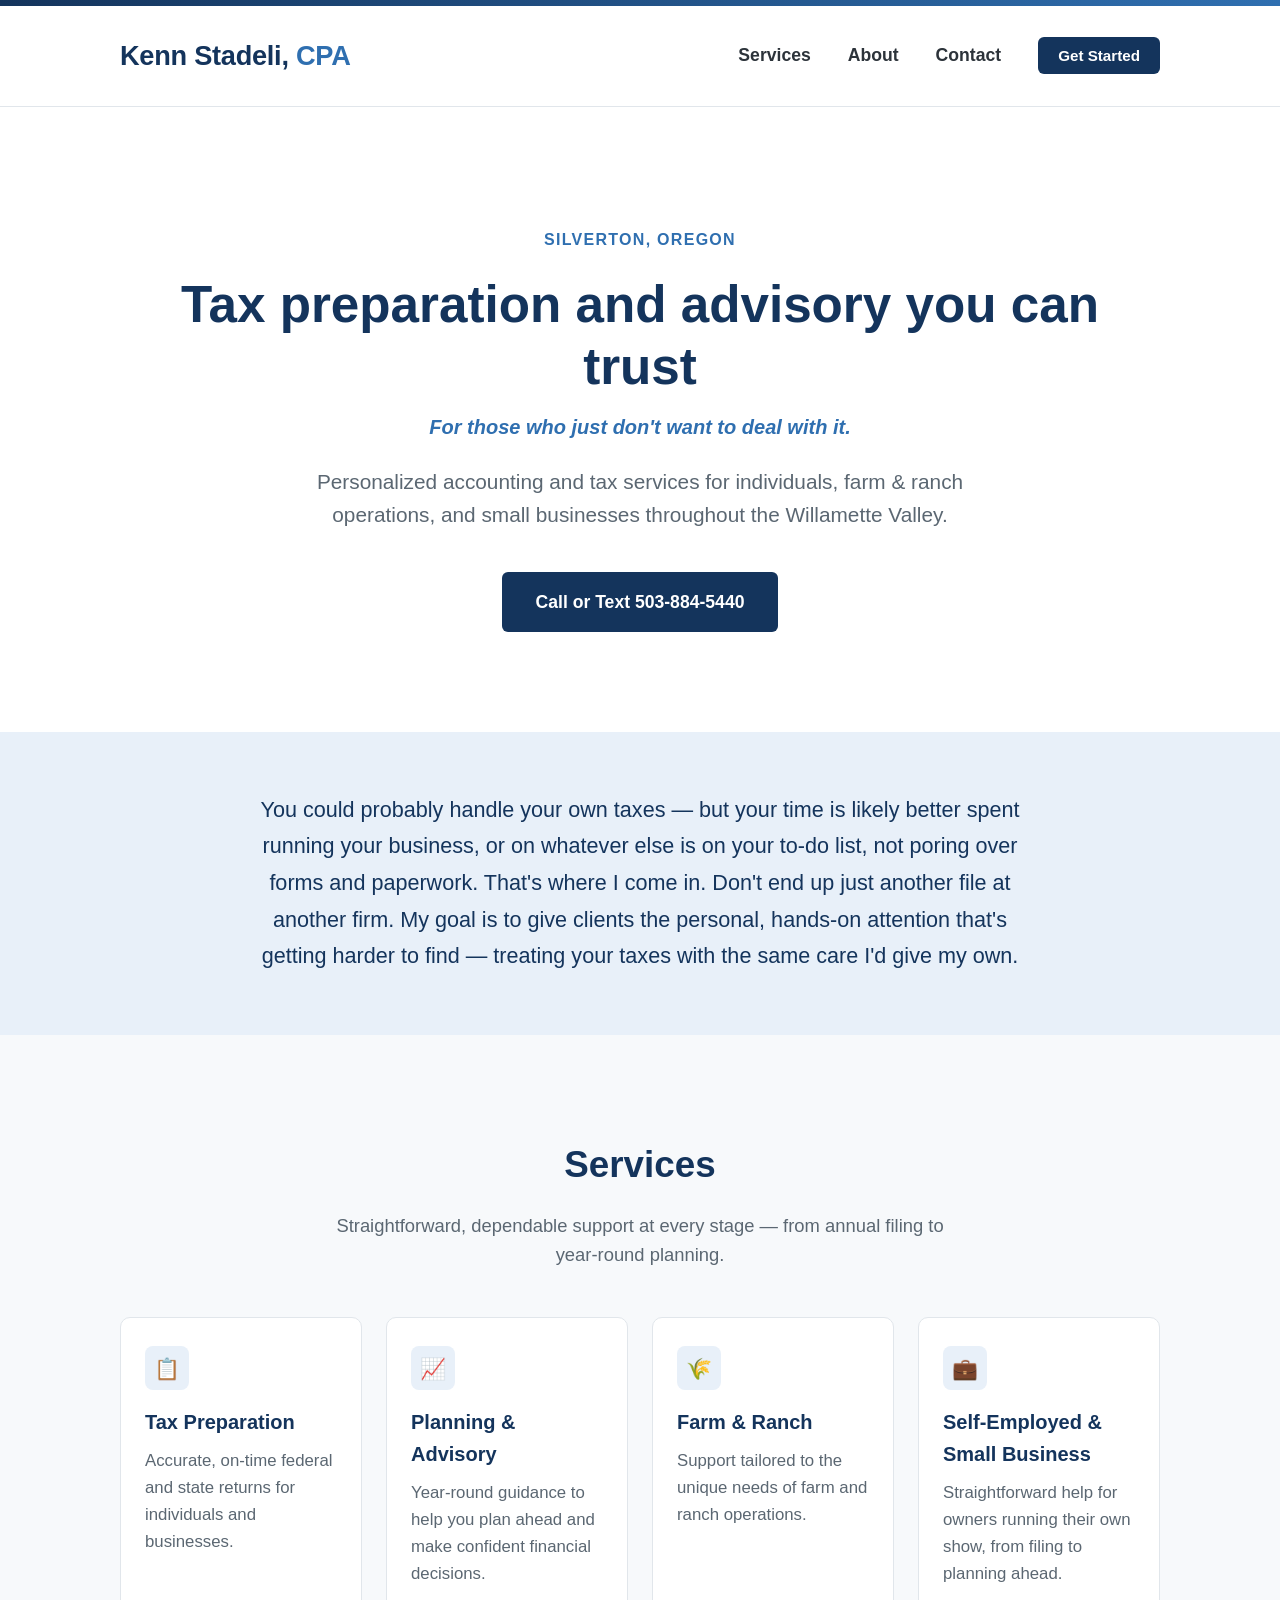
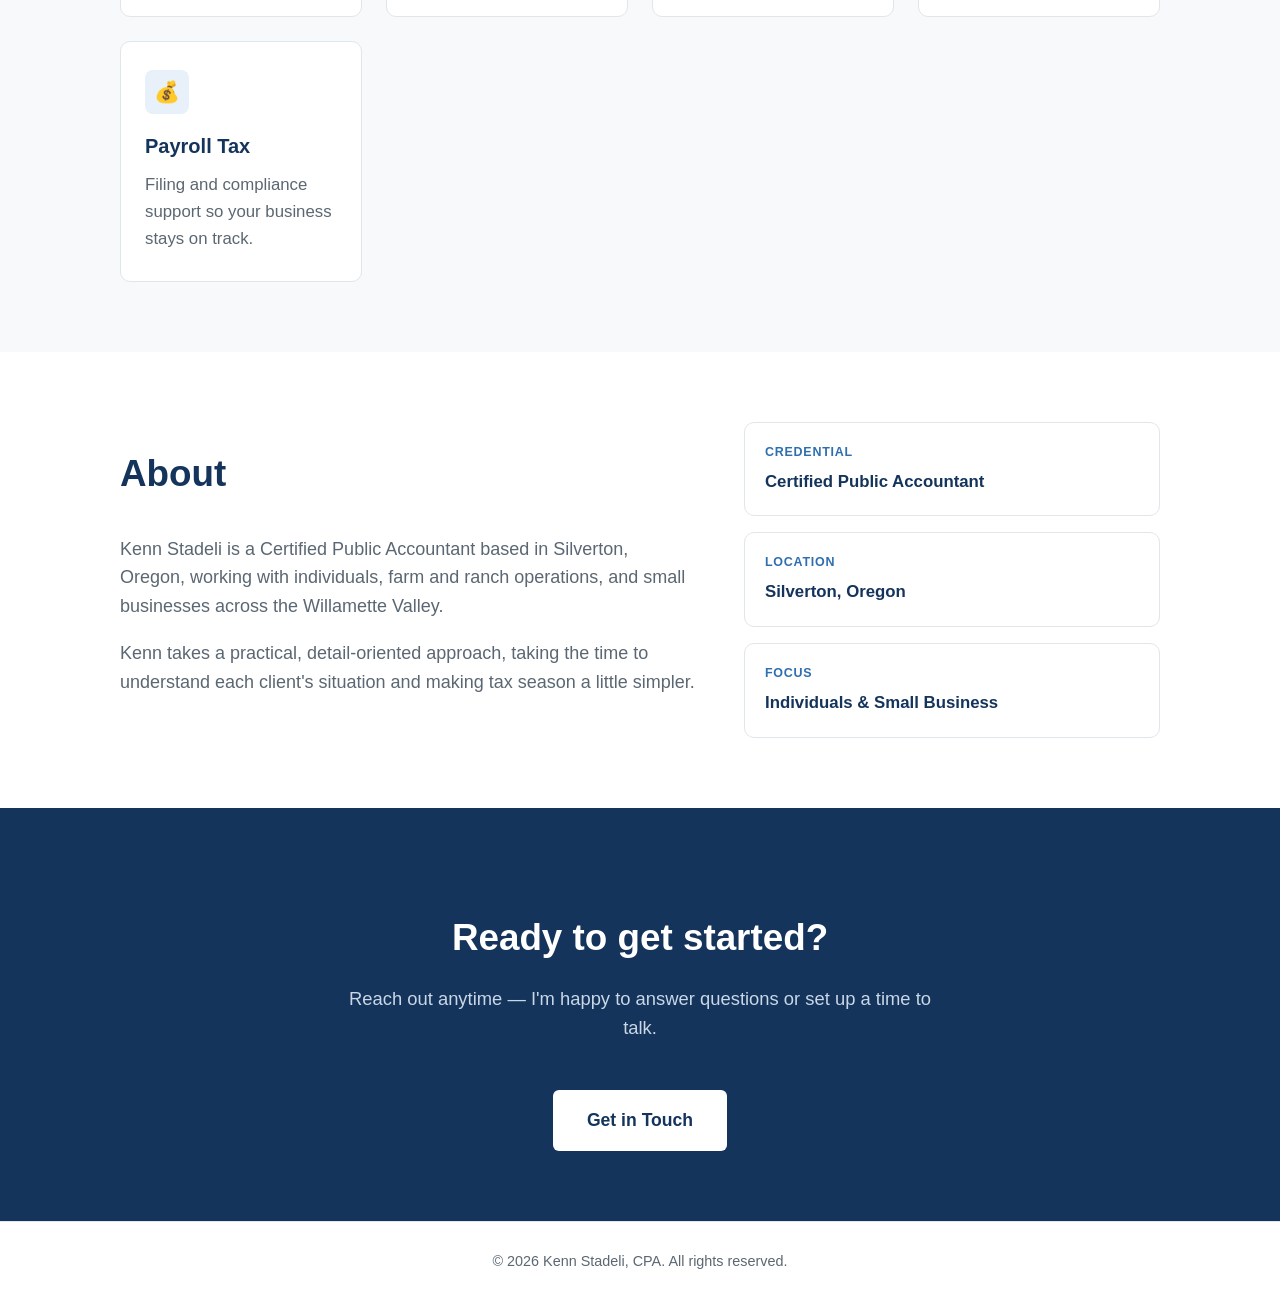
<file: index.html>
<!DOCTYPE html>
<html lang="en">
<head>
<meta charset="UTF-8">
<meta name="viewport" content="width=device-width, initial-scale=1.0">
<title>Kenn Stadeli, CPA | Tax Preparation & Advisory — Silverton, OR</title>
<meta name="description" content="Kenn Stadeli, CPA provides tax preparation, planning & advisory, farm & ranch, self-employed, small business, and payroll tax services in Silverton, Oregon.">
<link rel="stylesheet" href="style.css?v=2">
</head>
<body>

<div class="site-header">
  <div class="topbar"></div>
  <header>
    <div class="header-inner">
      <div class="brand">Kenn Stadeli, <span class="cpa">CPA</span></div>
      <nav>
        <a href="#services">Services</a>
        <a href="#about">About</a>
        <a href="contact.html">Contact</a>
        <a href="contact.html#get-started" class="nav-cta">Get Started</a>
      </nav>
    </div>
  </header>
</div>

<section class="hero">
  <div class="eyebrow">Silverton, Oregon</div>
  <h1>Tax preparation and advisory you can trust</h1>
  <p class="tagline">For those who just don't want to deal with it.</p>
  <p>Personalized accounting and tax services for individuals, farm &amp; ranch operations, and small businesses throughout the Willamette Valley.</p>
  <div class="hero-buttons">
    <a href="tel:5038845440" class="btn">Call or Text 503-884-5440</a>
  </div>
</section>

<section class="philosophy">
  <div class="section-inner">
    <p class="philosophy-text">You could probably handle your own taxes &mdash; but your time is likely better spent running your business, or on whatever else is on your to-do list, not poring over forms and paperwork. That's where I come in. Don't end up just another file at another firm. My goal is to give clients the personal, hands-on attention that's getting harder to find &mdash; treating your taxes with the same care I'd give my own.</p>
  </div>
</section>

<section class="services" id="services">
  <div class="section-inner">
    <h2 class="section-title">Services</h2>
    <p class="section-sub">Straightforward, dependable support at every stage — from annual filing to year-round planning.</p>
    <div class="services-grid">

      <div class="service-card">
        <div class="icon">&#128203;</div>
        <h3>Tax Preparation</h3>
        <p>Accurate, on-time federal and state returns for individuals and businesses.</p>
      </div>

      <div class="service-card">
        <div class="icon">&#128200;</div>
        <h3>Planning &amp; Advisory</h3>
        <p>Year-round guidance to help you plan ahead and make confident financial decisions.</p>
      </div>

      <div class="service-card">
        <div class="icon">&#127806;</div>
        <h3>Farm &amp; Ranch</h3>
        <p>Support tailored to the unique needs of farm and ranch operations.</p>
      </div>

      <div class="service-card">
        <div class="icon">&#128188;</div>
        <h3>Self-Employed &amp; Small Business</h3>
        <p>Straightforward help for owners running their own show, from filing to planning ahead.</p>
      </div>

      <div class="service-card">
        <div class="icon">&#128176;</div>
        <h3>Payroll Tax</h3>
        <p>Filing and compliance support so your business stays on track.</p>
      </div>

    </div>
  </div>
</section>

<section class="about" id="about">
  <div class="section-inner about">
    <div class="about-text">
      <h2>About</h2>
      <p>Kenn Stadeli is a Certified Public Accountant based in Silverton, Oregon, working with individuals, farm and ranch operations, and small businesses across the Willamette Valley.</p>
      <p>Kenn takes a practical, detail-oriented approach, taking the time to understand each client's situation and making tax season a little simpler.</p>
    </div>
    <div class="about-badges">
      <div class="badge">
        <div class="label">Credential</div>
        <div class="value">Certified Public Accountant</div>
      </div>
      <div class="badge">
        <div class="label">Location</div>
        <div class="value">Silverton, Oregon</div>
      </div>
      <div class="badge">
        <div class="label">Focus</div>
        <div class="value">Individuals &amp; Small Business</div>
      </div>
    </div>
  </div>
</section>

<section class="contact-cta">
  <div class="section-inner">
    <h2 class="section-title">Ready to get started?</h2>
    <p class="section-sub">Reach out anytime &mdash; I'm happy to answer questions or set up a time to talk.</p>
    <a href="contact.html" class="btn">Get in Touch</a>
  </div>
</section>

<footer>
  &copy; <span id="year"></span> Kenn Stadeli, CPA. All rights reserved.
</footer>

<script>
  document.getElementById('year').textContent = new Date().getFullYear();

  const siteHeader = document.querySelector('.site-header');
  const updateHeaderShadow = () => {
    siteHeader.classList.toggle('scrolled', window.scrollY > 10);
  };
  window.addEventListener('scroll', updateHeaderShadow);
  updateHeaderShadow();
</script>

</body>
</html>
</file>
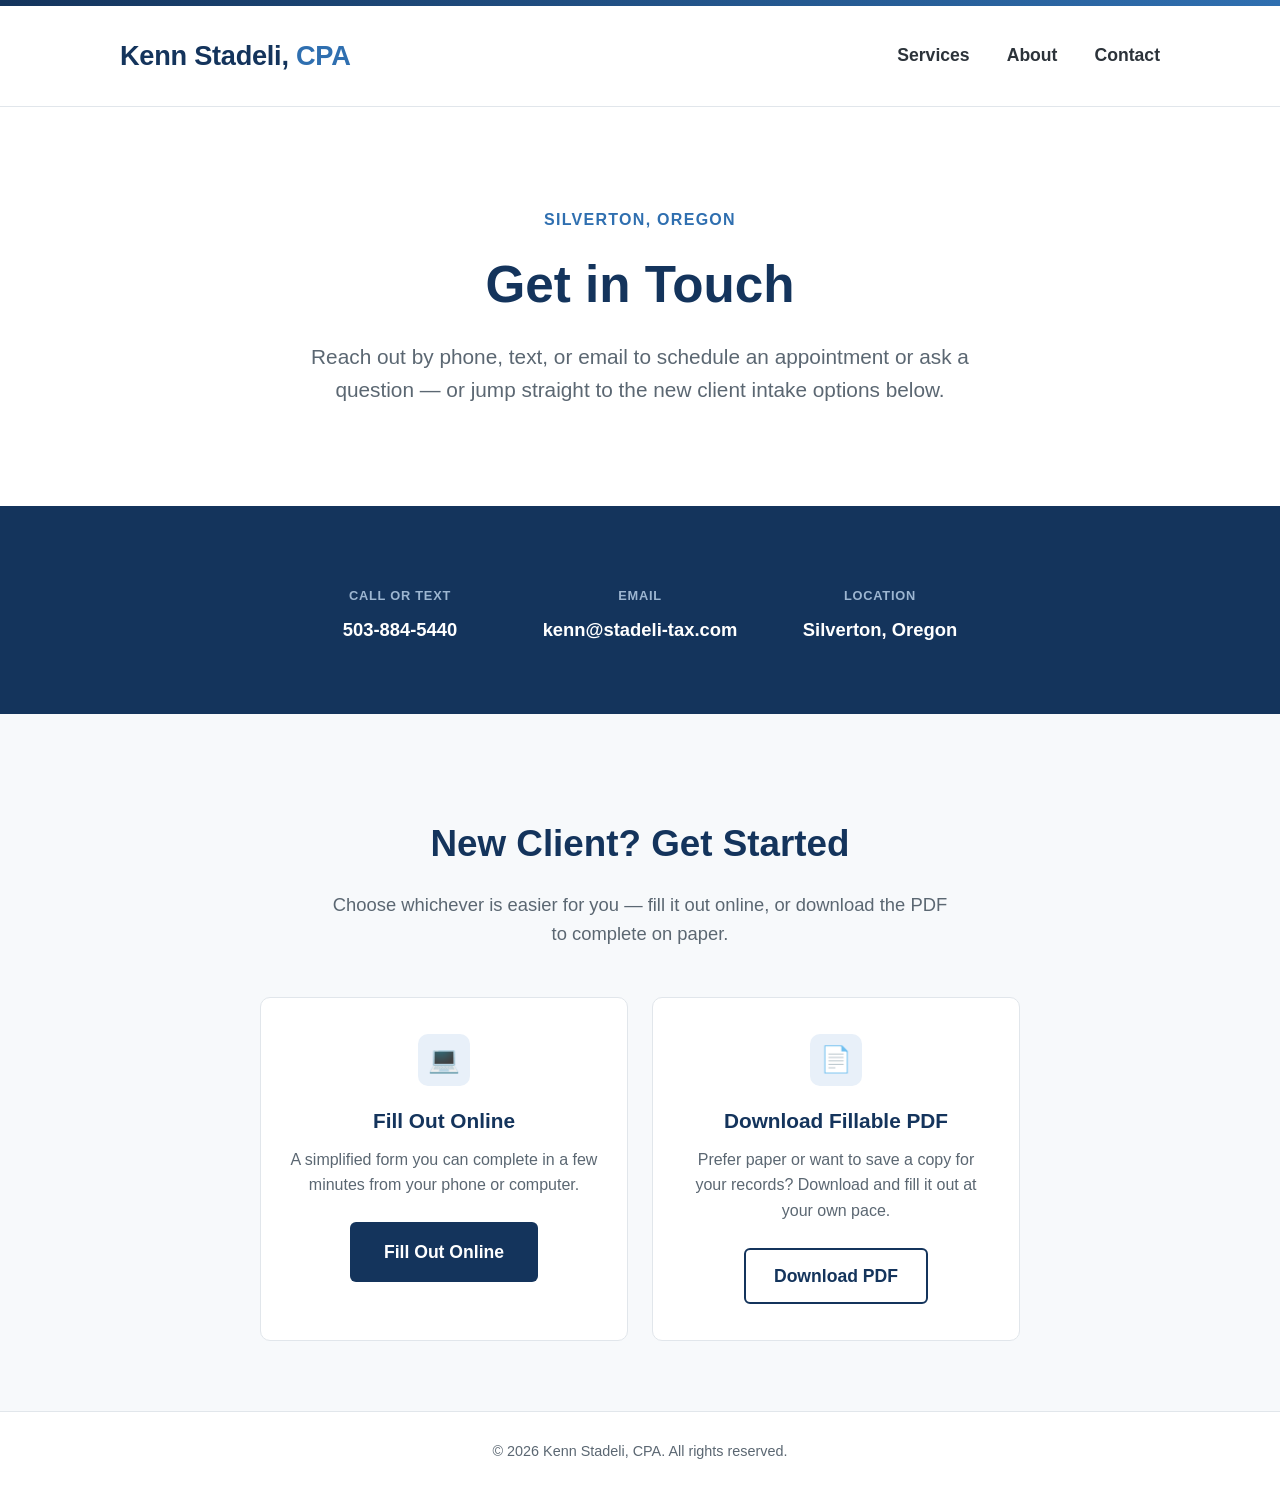
<file: contact.html>
<!DOCTYPE html>
<html lang="en">
<head>
<meta charset="UTF-8">
<meta name="viewport" content="width=device-width, initial-scale=1.0">
<title>Contact | Kenn Stadeli, CPA</title>
<meta name="description" content="Contact Kenn Stadeli, CPA in Silverton, Oregon by phone, text, or email, or submit the new client intake form to get started.">
<link rel="stylesheet" href="style.css">
</head>
<body>

<div class="site-header">
  <div class="topbar"></div>
  <header>
    <div class="header-inner">
      <div class="brand"><a href="index.html" style="color:inherit;text-decoration:none;">Kenn Stadeli, <span class="cpa">CPA</span></a></div>
      <nav>
        <a href="index.html#services">Services</a>
        <a href="index.html#about">About</a>
        <a href="contact.html">Contact</a
      </nav>
    </div>
  </header>
</div>

<section class="hero contact-hero">
  <div class="eyebrow">Silverton, Oregon</div>
  <h1>Get in Touch</h1>
  <p>Reach out by phone, text, or email to schedule an appointment or ask a question &mdash; or jump straight to the new client intake options below.</p>
</section>

<section class="contact" id="contact">
  <div class="section-inner">
    <div class="contact-grid">
      <div class="contact-item">
        <div class="label">Call or Text</div>
        <a href="tel:5038845440">503-884-5440</a>
      </div>
      <div class="contact-item">
        <div class="label">Email</div>
        <a href="mailto:kenn@stadeli-tax.com">kenn@stadeli-tax.com</a>
      </div>
      <div class="contact-item">
        <div class="label">Location</div>
        <div class="value">Silverton, Oregon</div>
      </div>
    </div>
  </div>
</section>

<section class="intake-section" id="get-started">
  <div class="section-inner">
    <h2 class="section-title">New Client? Get Started</h2>
    <p class="section-sub">Choose whichever is easier for you &mdash; fill it out online, or download the PDF to complete on paper.</p>
    <div class="intake-grid">
      <div class="intake-card">
        <div class="icon">&#128187;</div>
        <h3>Fill Out Online</h3>
        <p>A simplified form you can complete in a few minutes from your phone or computer.</p>
        <a href="https://docs.google.com/forms/d/e/1FAIpQLSeMiIHBt0yzXfHFPoLeVsLS7XbzomYjyBkOxjPlhkipYQMtJA/viewform" class="btn" target="_blank" rel="noopener">Fill Out Online</a>
      </div>
      <div class="intake-card">
        <div class="icon">&#128196;</div>
        <h3>Download Fillable PDF</h3>
        <p>Prefer paper or want to save a copy for your records? Download and fill it out at your own pace.</p>
        <a href="new-client-intake-form.pdf" class="btn secondary" target="_blank" rel="noopener">Download PDF</a>
      </div>
    </div>
  </div>
</section>

<footer>
  &copy; <span id="year"></span> Kenn Stadeli, CPA. All rights reserved.
</footer>

<script>
  document.getElementById('year').textContent = new Date().getFullYear();

  const siteHeader = document.querySelector('.site-header');
  const updateHeaderShadow = () => {
    siteHeader.classList.toggle('scrolled', window.scrollY > 10);
  };
  window.addEventListener('scroll', updateHeaderShadow);
  updateHeaderShadow();
</script>

</body>
</html>
</file>
<file: style.css>
:root {
  --navy: #14345c;
  --navy-dark: #0d2440;
  --blue: #2f6fb0;
  --blue-light: #e8f0f9;
  --text: #2c333a;
  --muted: #5b6772;
  --border: #e1e6eb;
  --bg: #ffffff;
}

* {
  box-sizing: border-box;
}

html {
  scroll-behavior: smooth;
}

body {
  margin: 0;
  font-family: -apple-system, BlinkMacSystemFont, "Segoe UI", Roboto, Helvetica, Arial, sans-serif;
  color: var(--text);
  background: var(--bg);
  line-height: 1.6;
  font-size: 18px;
}

a {
  color: var(--blue);
  text-decoration: none;
}

a:hover {
  text-decoration: underline;
}

.topbar {
  height: 6px;
  background: linear-gradient(90deg, var(--navy), var(--blue));
}

.site-header {
  position: sticky;
  top: 0;
  z-index: 100;
  background: var(--bg);
}

header {
  padding: 28px 24px;
  border-bottom: 1px solid var(--border);
  transition: box-shadow 0.2s ease;
}

.site-header.scrolled header {
  box-shadow: 0 4px 16px rgba(20, 52, 92, 0.08);
}

.header-inner {
  max-width: 1040px;
  margin: 0 auto;
  display: flex;
  justify-content: space-between;
  align-items: center;
  flex-wrap: wrap;
  gap: 12px;
}

.brand {
  font-size: 1.7rem;
  font-weight: 800;
  color: var(--navy);
  letter-spacing: -0.01em;
}

.brand .cpa {
  color: var(--blue);
}

nav a {
  color: var(--text);
  font-weight: 600;
  margin-left: 32px;
  font-size: 1.1rem;
}

nav a:first-child {
  margin-left: 0;
}

nav a:hover {
  color: var(--blue);
  text-decoration: none;
}

.nav-cta {
  background: var(--navy);
  color: #fff !important;
  padding: 10px 20px;
  border-radius: 6px;
  font-size: 0.95rem !important;
}

.nav-cta:hover {
  background: var(--navy-dark);
  color: #fff !important;
}

.hero {
  max-width: 1040px;
  margin: 0 auto;
  padding: 120px 24px 100px;
  text-align: center;
}

.contact-hero {
  padding: 100px 24px 60px;
}

.hero .eyebrow {
  color: var(--blue);
  font-weight: 700;
  letter-spacing: 0.08em;
  font-size: 1rem;
  text-transform: uppercase;
  margin-bottom: 22px;
}

.hero h1 {
  font-size: 3.2rem;
  color: var(--navy);
  margin: 0 0 24px;
  line-height: 1.2;
}

.hero p {
  font-size: 1.3rem;
  color: var(--muted);
  max-width: 680px;
  margin: 0 auto 40px;
}

.hero .tagline {
  font-size: 1.25rem;
  font-style: italic;
  font-weight: 600;
  color: var(--blue);
  margin: -10px auto 22px;
}

.btn {
  display: inline-block;
  background: var(--navy);
  color: #fff;
  padding: 16px 34px;
  border-radius: 6px;
  font-weight: 700;
  font-size: 1.1rem;
}

.btn:hover {
  background: var(--navy-dark);
  text-decoration: none;
}

.hero-buttons {
  display: flex;
  flex-wrap: wrap;
  justify-content: center;
  align-items: center;
  gap: 14px;
}

.btn.secondary {
  background: transparent;
  color: var(--navy);
  border: 2px solid var(--navy);
  padding: 12px 28px;
}

.btn.secondary:hover {
  background: var(--blue-light);
}

section {
  padding: 70px 24px;
}

.section-inner {
  max-width: 1040px;
  margin: 0 auto;
}

.section-title {
  text-align: center;
  margin-bottom: 16px;
  color: var(--navy);
  font-size: 2.3rem;
}

.section-sub {
  text-align: center;
  color: var(--muted);
  max-width: 620px;
  font-size: 1.15rem;
  margin: 0 auto 48px;
}

.philosophy {
  background: var(--blue-light);
  padding: 60px 24px;
}

.philosophy-text {
  max-width: 760px;
  margin: 0 auto;
  text-align: center;
  font-size: 1.35rem;
  line-height: 1.7;
  color: var(--navy);
  font-weight: 500;
}

.services {
  background: #f7f9fb;
}

.services-grid {
  display: grid;
  grid-template-columns: repeat(auto-fit, minmax(220px, 1fr));
  gap: 24px;
}

.service-card {
  background: #fff;
  border: 1px solid var(--border);
  border-radius: 10px;
  padding: 28px 24px;
  transition: box-shadow 0.15s ease, transform 0.15s ease;
}

.service-card:hover {
  box-shadow: 0 8px 24px rgba(20, 52, 92, 0.08);
  transform: translateY(-2px);
}

.service-card .icon {
  width: 44px;
  height: 44px;
  border-radius: 8px;
  background: var(--blue-light);
  color: var(--blue);
  display: flex;
  align-items: center;
  justify-content: center;
  font-size: 1.3rem;
  margin-bottom: 16px;
}

.service-card h3 {
  margin: 0 0 10px;
  color: var(--navy);
  font-size: 1.25rem;
}

.service-card p {
  margin: 0;
  color: var(--muted);
  font-size: 1.05rem;
}

.about {
  display: flex;
  gap: 48px;
  align-items: center;
  flex-wrap: wrap;
}

.about-text {
  flex: 1 1 420px;
}

.about-text h2 {
  color: var(--navy);
  font-size: 2.3rem;
  margin-top: 0;
}

.about-text p {
  color: var(--muted);
}

.about-badges {
  flex: 1 1 260px;
  display: grid;
  gap: 16px;
}

.badge {
  border: 1px solid var(--border);
  border-radius: 10px;
  padding: 20px;
  background: #fff;
}

.badge .label {
  color: var(--blue);
  font-weight: 700;
  font-size: 0.78rem;
  letter-spacing: 0.06em;
  text-transform: uppercase;
  margin-bottom: 6px;
}

.badge .value {
  color: var(--navy);
  font-weight: 700;
  font-size: 1.05rem;
}

.contact {
  background: var(--navy);
  color: #fff;
  text-align: center;
}

.contact-cta {
  background: var(--navy);
  color: #fff;
  text-align: center;
}

.contact-cta .section-title,
.contact-cta .section-sub {
  color: #fff;
}

.contact-cta .section-sub {
  color: #c9d7e6;
}

.contact-cta .btn {
  background: #fff;
  color: var(--navy);
}

.contact-cta .btn:hover {
  background: var(--blue-light);
}

.intake-section {
  background: #f7f9fb;
  text-align: center;
}

.intake-grid {
  display: grid;
  grid-template-columns: repeat(auto-fit, minmax(260px, 1fr));
  gap: 24px;
  max-width: 760px;
  margin: 0 auto;
}

.intake-card {
  background: #fff;
  border: 1px solid var(--border);
  border-radius: 10px;
  padding: 36px 28px;
  text-align: center;
}

.intake-card .icon {
  width: 52px;
  height: 52px;
  border-radius: 10px;
  background: var(--blue-light);
  color: var(--blue);
  display: flex;
  align-items: center;
  justify-content: center;
  font-size: 1.6rem;
  margin: 0 auto 18px;
}

.intake-card h3 {
  margin: 0 0 10px;
  color: var(--navy);
  font-size: 1.3rem;
}

.intake-card p {
  margin: 0 0 24px;
  color: var(--muted);
  font-size: 1rem;
}

.review-section {
  background: #fff;
  text-align: center;
}

.tally-embed-wrap {
  background: #f7f9fb;
  border: 1px solid var(--border);
  border-radius: 10px;
  padding: 24px;
  max-width: 620px;
  margin: 0 auto;
  box-shadow: 0 8px 24px rgba(20, 52, 92, 0.08);
}

#services,
#about,
#get-started {
  scroll-margin-top: 110px;
}

.contact .section-title,
.contact .section-sub {
  color: #fff;
}

.contact .section-sub {
  color: #c9d7e6;
}

.contact-grid {
  display: flex;
  justify-content: center;
  gap: 40px;
  flex-wrap: wrap;
  margin-top: 10px;
}

.contact-item {
  min-width: 200px;
}

.contact-item .label {
  color: #9db6d1;
  font-size: 0.8rem;
  letter-spacing: 0.06em;
  text-transform: uppercase;
  font-weight: 700;
  margin-bottom: 8px;
}

.contact-item a,
.contact-item .value {
  color: #fff;
  font-size: 1.15rem;
  font-weight: 600;
}

.contact-item a:hover {
  color: #cfe0f2;
}

footer {
  padding: 28px 24px;
  text-align: center;
  color: var(--muted);
  font-size: 0.9rem;
  border-top: 1px solid var(--border);
}

@media (max-width: 640px) {
  .hero h1 {
    font-size: 2rem;
  }

  .hero-buttons {
    flex-direction: column;
  }

  nav {
    display: flex;
    flex-wrap: wrap;
    gap: 0;
  }

  nav a {
    margin-left: 16px;
  }

  .nav-cta {
    margin-left: 0;
    margin-top: 12px;
    flex-basis: 100%;
    text-align: center;
  }
}
</file>
